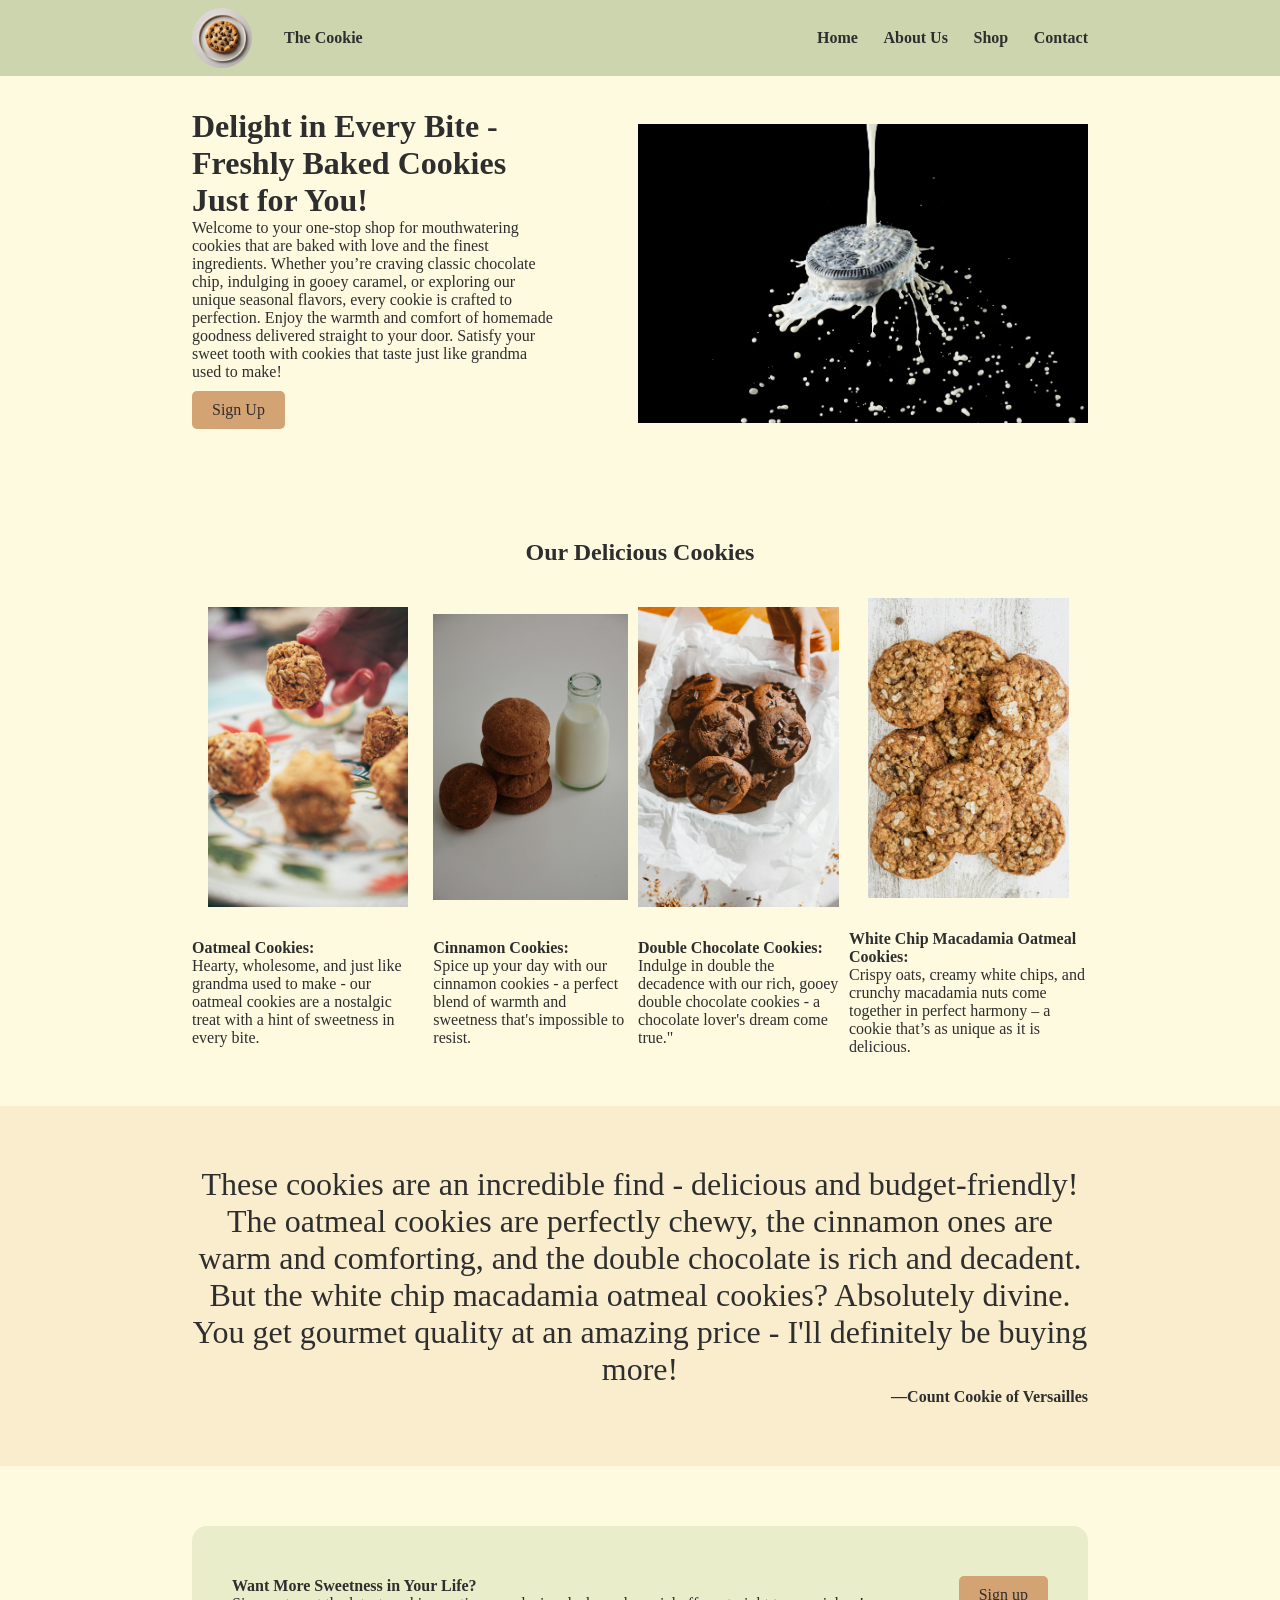
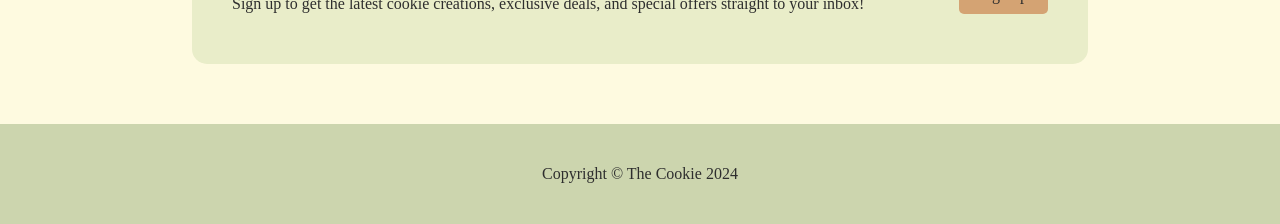
<file: index.html>
<!DOCTYPE html>
<html lang="en">
<head>
    <meta charset="UTF-8">
    <meta name="viewport" content="width=device-width, initial-scale=1.0">
    <title>The Cookie</title>
    <link rel="stylesheet" href="./styles.css">
</head>
<body>
    <header>
        <div class="navbar__container w-90 d-flex-center s-text">
            <img class="navbar__logo" src="./images/1000002575.jpg" alt="Chocolate Chip Cookie in a white plate." loading="lazy">
            <p class="navbar__title">The Cookie</p>
            <nav class="navbar__pages">
                <ul class="navbar__ul">
                    <li class="navbar__link"><a class="navbar__anchor" href="#">Home</a></li>
                    <li class="navbar__link"><a class="navbar__anchor" href="#">About Us</a></li>
                    <li class="navbar__link"><a class="navbar__anchor" href="#">Shop</a></li>
                    <li class="navbar__link"><a class="navbar__anchor" href="#">Contact</a></li>
                </ul>
            </nav>
        </div>
    </header>
    <main>
        <section class="section__block" id="block__main__one">
            <div class="d-flex-center w-90" id="block__one">
                <div>
                    <h1 class="s-h1">Delight in Every Bite - Freshly Baked Cookies Just for You!</h1>
                    <p class="s-text">Welcome to your one-stop shop for mouthwatering cookies that are baked with love and the finest ingredients. Whether you’re craving classic chocolate chip, indulging in gooey caramel, or exploring our unique seasonal flavors, every cookie is crafted to perfection. Enjoy the warmth and comfort of homemade goodness delivered straight to your door. Satisfy your sweet tooth with cookies that taste just like grandma used to make!</p>
                    <a href="#" class="s-text signup-btn">Sign Up</a>
                </div>
                <img src="./images/pexels-vhusko-8770201.jpg" alt="This is a placeholder for an image." class="img" loading="lazy">
            </div>
        </section>
        <section class="section__block" id="block__main_two">
            <div class="w-90 d-flex-center" id="block__two">
                <h2 class="s-h2">Our Delicious Cookies</h2>
                <div class="d-flex-center s-text figure-container">
                    <figure class="d-flex-figure">
                        <img src="./images/pexels-alteredsnaps-14043662.jpg" alt="Image" class="figure__img" loading="lazy">
                        <figcaption><strong>Oatmeal Cookies:</strong><br>Hearty, wholesome, and just like grandma used to make - our oatmeal cookies are a nostalgic treat with a hint of sweetness in every bite.</figcaption>
                    </figure>
                    <figure class="d-flex-figure">
                        <img src="./images/pexels-peg1997-5004698.jpg" alt="Image" class="figure__img" loading="lazy">
                        <figcaption><strong>Cinnamon Cookies:</strong><br>Spice up your day with our cinnamon cookies - a perfect blend of warmth and sweetness that's impossible to resist.</figcaption>
                    </figure>
                    <figure class="d-flex-figure">
                        <img src="./images/pexels-roman-odintsov-5846048.jpg" alt="Image" class="figure__img" loading="lazy">
                        <figcaption><strong>Double Chocolate Cookies:</strong><br>Indulge in double the decadence with our rich, gooey double chocolate cookies - a chocolate lover's dream come true."</figcaption>
                    </figure>
                    <figure class="d-flex-figure">
                        <img src="./images/pexels-angela-khebou-259135285-13184914.jpg" alt="Image" class="figure__img" loading="lazy">
                        <figcaption><strong>White Chip Macadamia Oatmeal Cookies:</strong><br>Crispy oats, creamy white chips, and crunchy macadamia nuts come together in perfect harmony – a cookie that’s as unique as it is delicious.</figcaption>
                    </figure>
                </div>
            </div>
        </section>
        <section class="section__block" id="block__three">
            <figure class="w-90 d-flex-center s-quote" id="block__quote">
                <blockquote id=figure__blockquote>These cookies are an incredible find - delicious and budget-friendly! The oatmeal cookies are perfectly chewy, the cinnamon ones are warm and comforting, and the double chocolate is rich and decadent. But the white chip macadamia oatmeal cookies? Absolutely divine. You get gourmet quality at an amazing price - I'll definitely be buying more!</blockquote>
                <figcaption class="s-text" id="quote__figcaption">&mdash;Count Cookie of Versailles</figcaption>
            </figure>
        </section>
        <section class="section__block" id="block__main__four">
            <div class="w-90 d-flex-center s-text" id="block__signup">
                <p><span><strong>Want More Sweetness in Your Life? </strong></span><br>Sign up to get the latest cookie creations, exclusive deals, and special offers straight to your inbox!</p>
                <a href="#" class="s-text signup-btn">Sign up</a>
            </div>
        </section>
    </main>
    <footer class="d-flex-center s-text">
        <p>Copyright © The Cookie 2024</p>
    </footer>
</body>
</html>
</file>
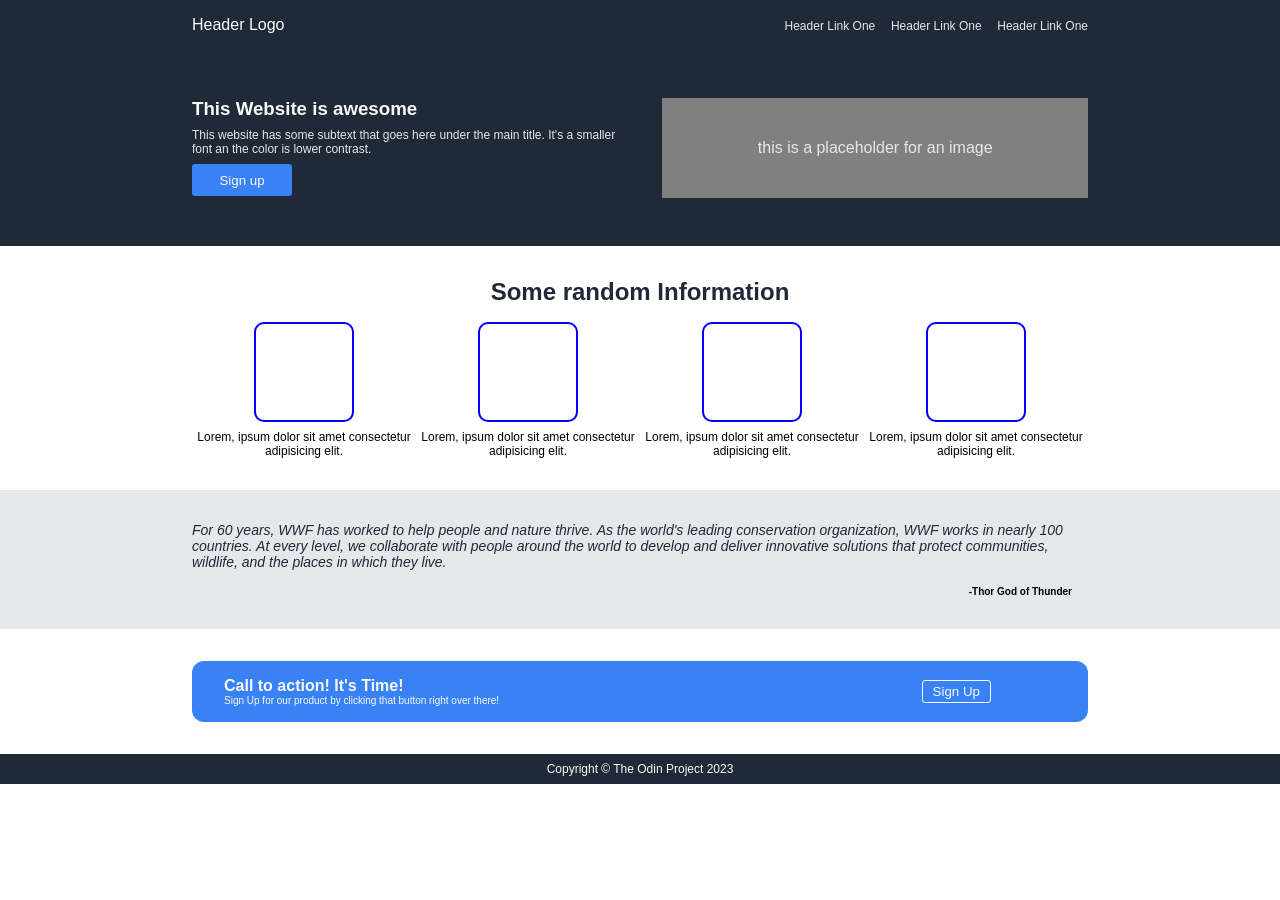
<file: public/index.html>
<!DOCTYPE html>
<html lang="en">
<head>
    <meta charset="UTF-8">
    <title>Casa Madre</title>
    <link rel="stylesheet" href="../styles/style.css">
</head>
<body>
    <header>
        <div class="row">
            <div class="column">
                <p><a href="#">Header Logo</a></p>
            </div>
            <div class="column">
                <nav>
                    <a href="#">Header Link One</a>
                    <a href="#">Header Link One</a>
                    <a href="#">Header Link One</a>
                </nav>
            </div>
        </div>
    </header>
    <main>
        <section class="first-section">
            <article class="row">
                <div class="column">
                    <h1>This Website is awesome</h1>
                    <p id="once">This website has some subtext that goes here under the main title. It's a smaller font an the color is lower contrast.</p>
                    <button>Sign up</button>
                </div>
                <div class="column" id="gray-block">
                    <p>this is a placeholder for an image</p>
                </div>
            </article>
        </section>
        <section class="second-section">
            <h2>Some random Information</h2>
            <div class="flex-container">
                <div>
                    <figure>
                        <div class="square"></div>
                        <figcaption>Lorem, ipsum dolor sit amet consectetur adipisicing elit.</figcaption>
                    </figure>
                </div>
                <div>
                    <figure>
                        <div class="square"></div>
                        <figcaption>Lorem, ipsum dolor sit amet consectetur adipisicing elit.</figcaption>
                    </figure>
                </div>
                <div>
                    <figure>
                        <div class="square"></div>
                        <figcaption>Lorem, ipsum dolor sit amet consectetur adipisicing elit.</figcaption>
                    </figure>
                </div>
                <div>
                    <figure>
                        <div class="square"></div>
                        <figcaption>Lorem, ipsum dolor sit amet consectetur adipisicing elit.</figcaption>
                    </figure>
                </div>
            </div>
        </section>
        <section class="third-section">
            <article>
                <blockquote cite="http://www.worldwildlife.org/who/index.html">
                    For 60 years, WWF has worked to help people and nature thrive. As the world's leading conservation organization, WWF works in nearly 100 countries. At every level, we collaborate with people around the world to develop and deliver innovative solutions that protect communities, wildlife, and the places in which they live.
                </blockquote>
                <p>-Thor God of Thunder</p>
            </article>
        </section>
        <section class="fourth-section">
            <article>
                <div class="container">
                    <div class="content">
                        <h4>Call to action! It's Time!</h3>
                        <p>Sign Up for our product by clicking that button right over there!</p>
                    </div>
                    <div class="button-div">
                        <button>Sign Up</button>
                    </div>
                </div>
            </article>
        </section>
    </main>
    <footer>
        <span>Copyright &copy; The Odin Project 2023</span>
    </footer>
</body>
</html>
</file>
<file: styles.css>
*, *::before, *::after{
    box-sizing: border-box; 
}

*{
    margin: 0; 
    padding: 0; 
}

ul[role='list'], ol[role='list']{
    list-style: none; 
}

html:focus-within{
    scroll-behavior: smooth; 
}

a:not([class]){
    text-decoration-skip-ink: auto; 
}

img, picture, svg, video, canvas{
    max-width: 100%;
    height: auto; 
    vertical-align: middle; 
    font-style: italic; 
    background-repeat: no-repeat; 
    background-size: cover;
}

input, button, textarea, select{
    font: inherit; 
}

@media (prefers-reduced-motion: reduce){
    html:focus-within {
        scroll-behavior: auto;
    }
    *, *::before, *::after {
        animation-duration: 0.01ms !important;
        animation-iteration-count: 1 !important;
        transition-duration: 0.01ms !important;
        scroll-behavior: auto !important;
        transition: none;
    }
}

body, html{
    height: 100%; 
    scroll-behavior: smooth; 
}

:root {
    --background-secondary-color: #e9edc9;
    --background-primary-color: #fefae0;
    --h1-color: #ccd5ae;
    --primary-color: #2E2E2E;
    --secondary-color: #E0E0E0;
    --h2-color: #ccd5ae;
    --quote-background-color: #faedcd;
    --quote-color: #d4a373;
    --btn-color: #ccd5ae;
    --btn-secondary-color: #d4a373;
    --pmry-font: Georgia;
}

*{
    font-family: var(--pmry-font);
    color: var(--primary-color);
}

.w-90{
    width: 70%;
}

.gap{
    gap: 2rem;
}
.d-flex-center{
    display: flex;
    margin: 0 auto;
}

.s-h1{
    font-size: 2rem;
}
.s-text{
    font-size: 1rem;
}
.s-h2{
    font-size: 1.5rem;
}
.s-quote{
    font-size: 2rem;
}

header{
    padding: .5rem 0;
    background-color: var(--h1-color);
    font-weight: 600;
    color: var(--primary-color);
}

.navbar__container{
    align-items: center;
    justify-content: space-between;
    margin: 0 auto;
}

.navbar__logo{
    border-radius: 50%;
    height: 60px;
    width: auto;
}

.navbar__title{
    margin-left: 2rem;
}

.navbar__pages{
    display: flex;
    flex-grow: 1;
    justify-content: flex-end;
}

.navbar__ul{
    list-style: none;;
    display: flex;
    gap: 1.6rem;
}

.navbar__anchor{
    list-style: none;
    text-decoration: none;
}

.navbar__anchor:active{
    color: var(--primary-color);
}
.navbar__anchor:visited{
    color: var(--primary-color);
}
.navbar__anchor:hover{
    color: var(--secondary-color);
}

#block__main__one{
    background-color: var(--background-primary-color);
    padding-bottom: 100px;
}

#block__one{
    align-items: center;
    justify-content:space-between;
    gap: 5rem;
    padding-top: 2rem;
}

.img{
    height: 300px;
    width: auto;
    object-fit: contain;
    object-position: center;
}

#block__main_two{
    background-color: var(--background-primary-color);
    padding-bottom: 50px;
}

#block__two{
    flex-direction: column;
    align-items: center;
    justify-content: center;
    gap: 2rem;
}

.d-flex-figure{
    display: flex;
    flex-direction: column;
    align-items: center;
    justify-content: center;
    gap: 2rem;
}

.figure__img{
    width: 100%;
    height: 300px;
    object-fit: contain;
    object-position: center;
}

.figure-container{
    gap: 0 10px;
}

#block__three{
    background-color: var(--quote-background-color);
}

#block__quote{
    flex-direction: column;
    justify-content: center;
    padding: 60px 0;

}

#figure__blockquote{
    text-align: center;
    font-weight: 100;
}

#quote__figcaption{
    text-align: right;
    font-weight: bold;
}

#block__main__four{
    background-color: var(--background-primary-color);
    padding: 60px 0;
}

#block__signup{
    align-items: center;
    justify-content: space-between;
    background-color: var(--background-secondary-color);
    padding: 40px;
    border-radius: 15px;
}

footer{
    background-color: var(--h1-color);
    height: 100px;
    justify-content: center;
    align-items: center;
}

.signup-btn{
    display: inline-block;
    margin: 10px 0;
    padding: 10px 20px;
    background-color: var(--btn-secondary-color);
    border-radius: 5px;
    text-decoration: none;
    color: var(--primary-color);
    font-weight: lighter;
}

.signup-btn:hover{
    scale: 1.1;background-color: var(--quote-background-color);

}
</file>
<file: styles/style.css>
* {
    margin: 0;
    padding: 0;
    box-sizing: border-box;
    text-decoration: none;
}
header{
    background-color: #1F2937;
    font-family: sans-serif;
}
header .row{
    display: flex;
    height: 50px;
    margin-left: 15%;
    margin-right: 15%;

}
header .column{
    flex: 50%;
    margin-top: 1rem;
}
header .row .column p a{
    text-align: left;
    font-size: 16px;
    color: #F9FAF8;
}
header .row .column nav{
    text-align: right;
}
header .row .column nav a{
    margin-left: 2.5%;
    color: #E5E7EB;
    font-size: 12px;
}
main .first-section{
    background-color: #1F2937;
    font-family: sans-serif;
}
main .first-section article{
    display: flex;
    margin-left: 15%;
    margin-right: 15%;
}
main .first-section .row .column{
    flex: 50%;
    margin-top: 3rem;
    margin-bottom: 3rem;
}
main .first-section .row .column h1{
    font: 48px; font-weight:bolder; 
    color: #F9FAF8;
    margin-bottom: 2%;
}
main .first-section .row .column h1{
    font: 48px; font-weight:extra-bold; 
    color: #F9FAF8;
    margin-bottom: 0.5rem;
}
main .first-section .row .column #once{
    color: #E5E7EB;
    font-size: 12px;
    margin-bottom: 0.5rem;
}
main .first-section .row .column button{
    background-color: #3882f6;
    color: #F9FAF8;
    width: 100px;
    padding-top: 2%;
    padding-bottom: 2%;
    border-style: none;
    display: inline-block;
    border-radius: 3px;
}
main .first-section .row .column button:hover{
    background-color: gray;
    color: #F9FAF8;
    width: 100px;
    padding-top: 2%;
    padding-bottom: 2%;
    border-style: dotted;
    display: inline-block;
    border-radius: 3px;
}
#gray-block{
    margin-left: 5%;
    height: 100px;
    background-color: gray;
    text-align: center;
    display: flex;
    align-items: center;
    justify-content: center;
    color: #E5E7EB;
}
.second-section{
    margin-top: 2rem;
    margin-left: 15%;
    margin-right: 15%;
    margin-bottom: 2rem;
    font-family: sans-serif;
}
.second-section .flex-container{
    display: flex;
    flex-wrap: nowrap;
    justify-content: space-around;
}
.second-section h2{
    text-align: center;
    margin-bottom: 1rem;
    color: #1F2937;
}
.second-section .flex-container div figure figcaption{
    text-align: center;
    font-size: 12px;
    margin-top: 0.5rem;
}
.square{
    margin: auto;
    width: 100px;
    height: 100px;
    border: 2px solid blue;
    border-radius: 10px;
}
.third-section{
    background-color: #E5E7EB;
    padding-top: 2rem;
    padding-bottom: 2rem;
}
.third-section article{
    margin-left: 15%;
    margin-right: 15%;
    font-family: sans-serif;
}
blockquote{
    font-size: 14px;
    font-weight: light;
    font-style: italic;
    color: #1F2937;
}
.third-section article p{
    text-align: right;
    margin-top: 1rem;
    padding-right: 1rem;
    font-size: 10px;
    font-weight: bolder;
}
.fourth-section article{
    margin-left: 15%;
    margin-right: 15%;
    font-family: sans-serif;
}
.fourth-section article .container{
    background-color: #3882f6;
    margin-top: 2rem;
    margin-bottom: 2rem;
    display: flex;
    flex-wrap: nowrap;
    align-items: center;
    border-radius: 12px;
}
.content{
    margin: 1rem 2rem 1rem 2rem;
    width: 80%;
}
.content h4{
    color: #F9FAF8;
    font-weight: bolder;
}
.content p{
    color: #F9FAF8;
    font-weight:lighter;
    font-size: 10px
}
.fourth-section article .container .button-div{
    width: 20%;
}
.fourth-section article .container .button-div button{
    width: auto;
    background-color: #3882f6;
    border: 1px solid #F9FAF8;
    color: #F9FAF8;
    padding-top: 2%;
    padding-bottom: 2%;
    display: inline-block;
    border-radius: 3px;
    padding-left: 10px;
    padding-right: 10px;
    margin-right: 1rem;
}
.fourth-section article .container .button-div button:hover{
    max-width: 100px;
    background-color: gray;
    color: #F9FAF8;
    padding-top: 2%;
    padding-bottom: 2%;
    border-style: dotted;
    display: inline-block;
    border-radius: 3px;
}
footer{
    background-color: #1F2937;
    text-align: center;
    padding-top: 0.5rem;
    padding-bottom: 0.5rem;
    font-size: 12px;
    color: #F9FAF8;
    font-family: sans-serif
}
</file>
